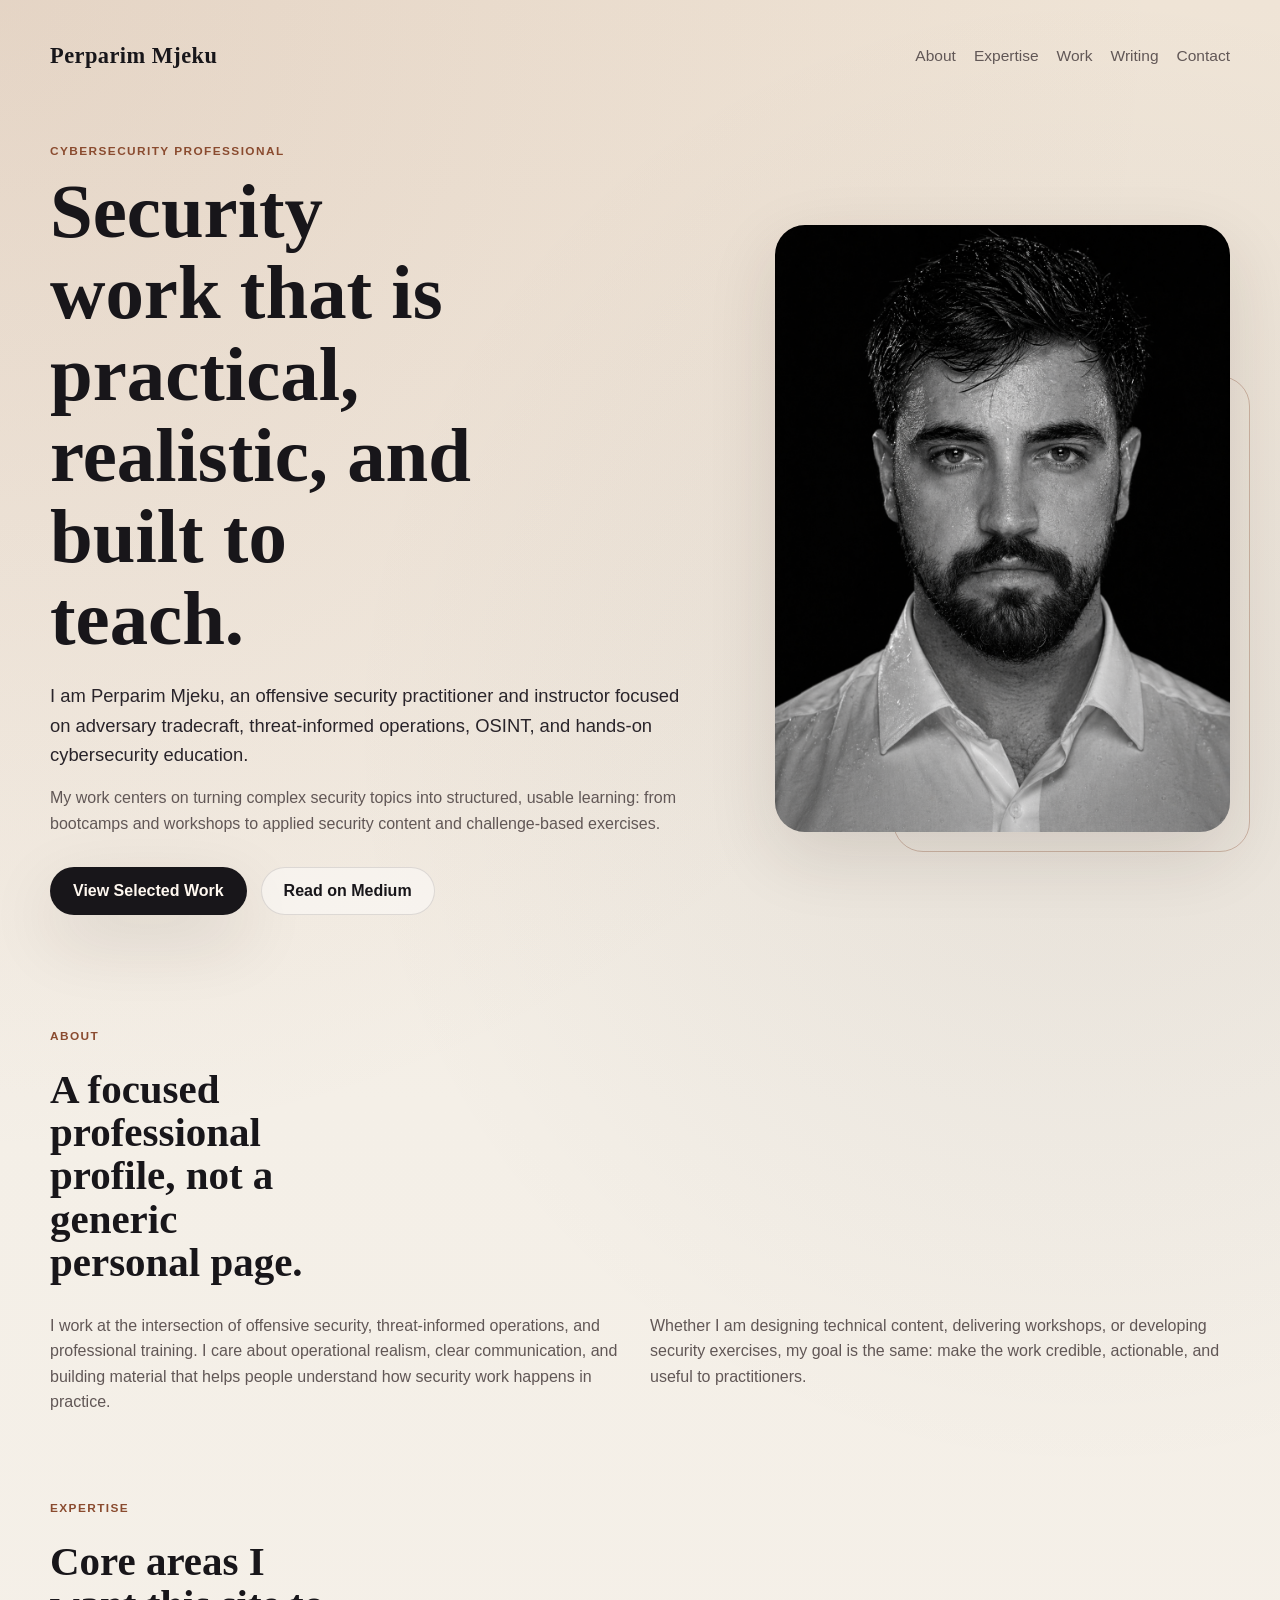
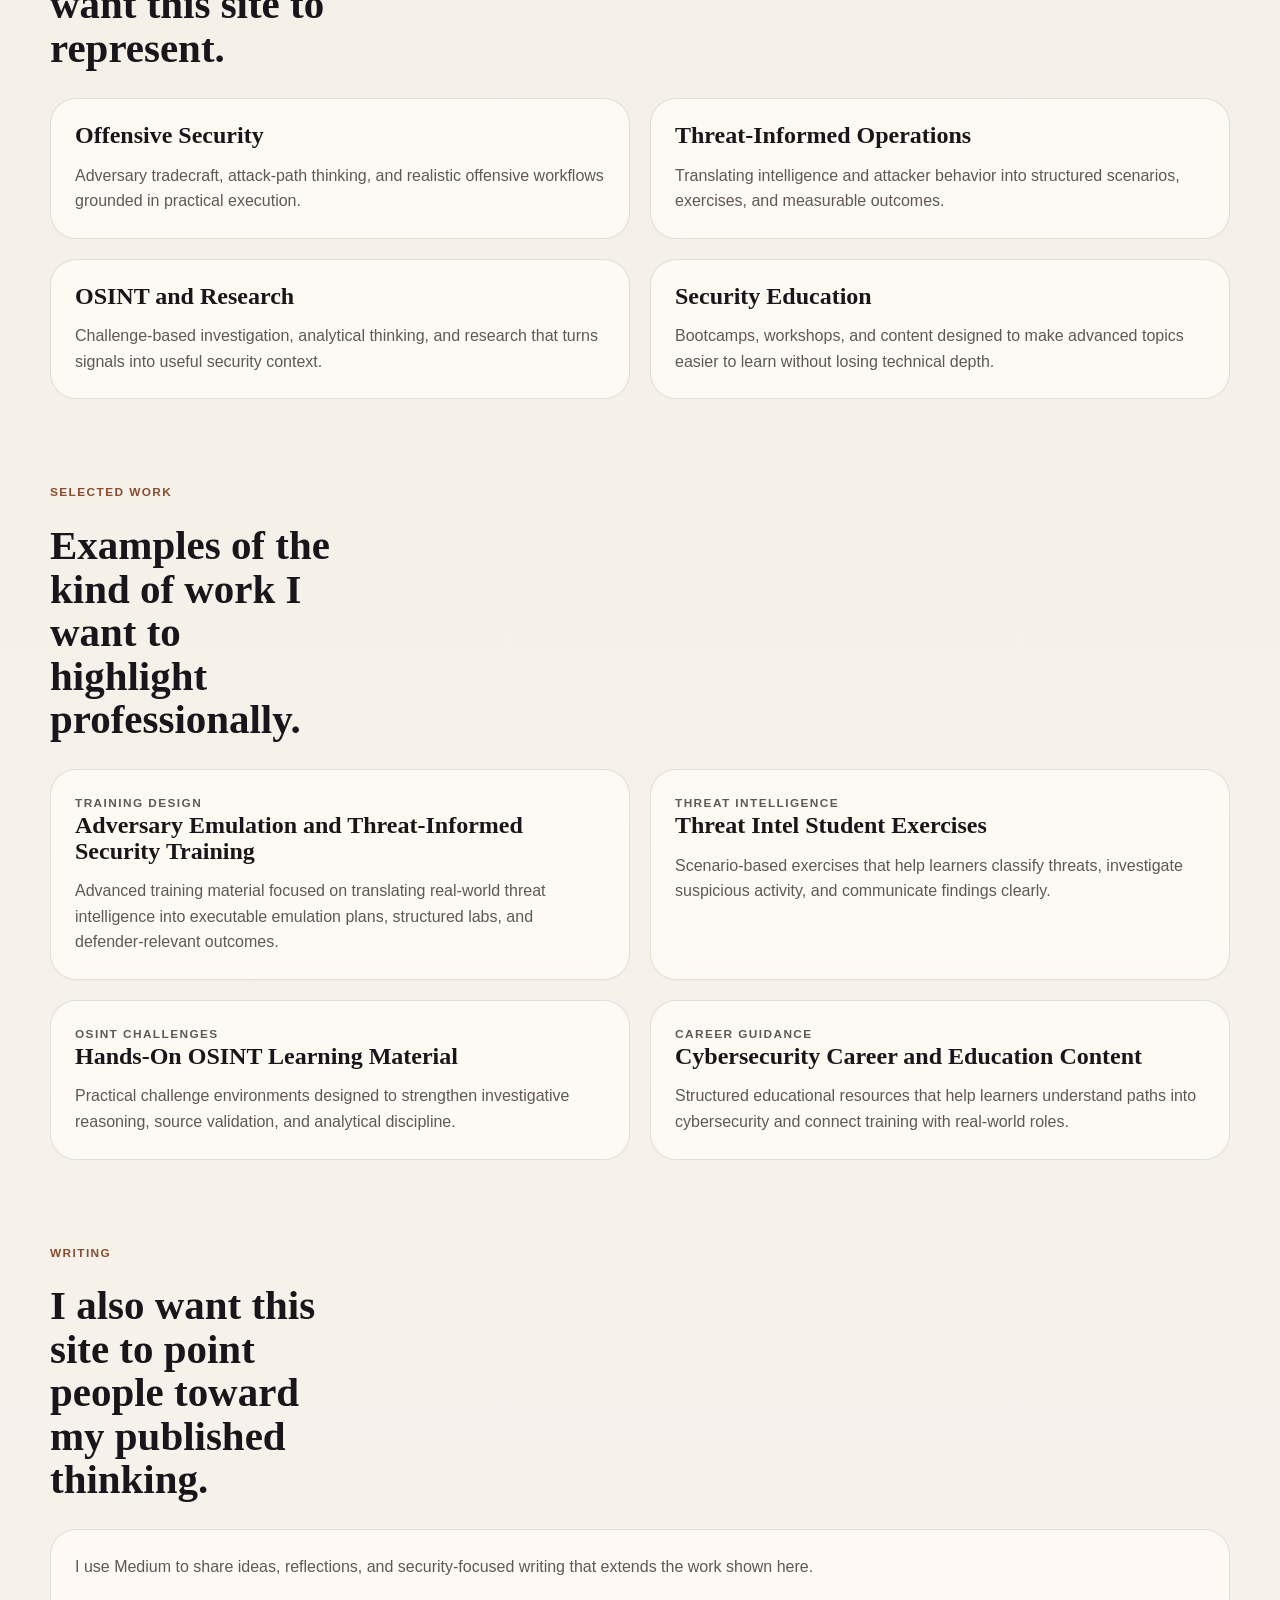
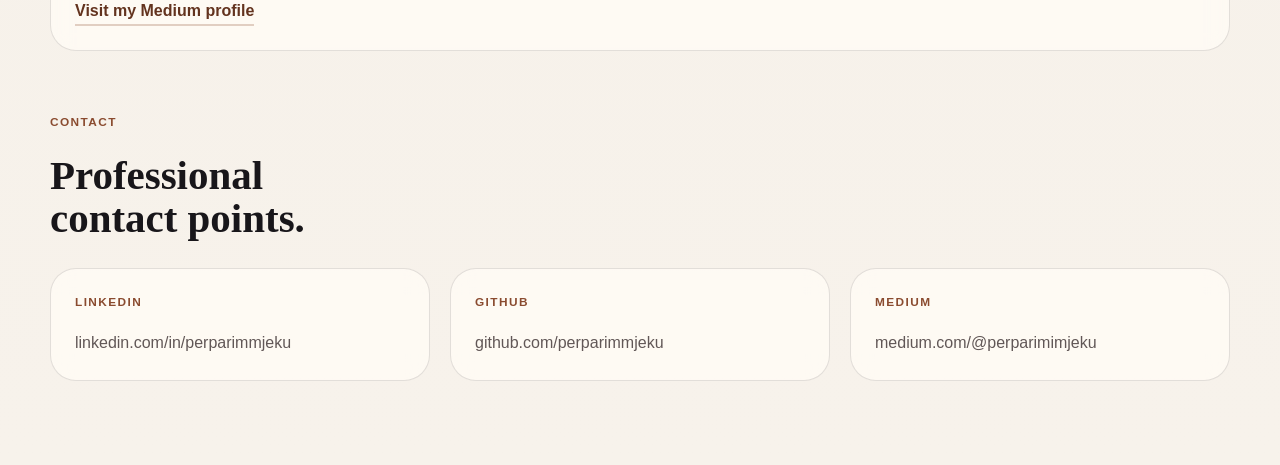
<file: index.html>
<!DOCTYPE html>
<html lang="en">
<head>
  <meta charset="UTF-8">
  <meta name="viewport" content="width=device-width, initial-scale=1.0">
  <title>Perparim Mjeku | Cybersecurity Professional</title>
  <meta
    name="description"
    content="Perparim Mjeku is a cybersecurity practitioner and instructor focused on offensive security, adversary tradecraft, threat-informed operations, and hands-on security education."
  >
  <link rel="stylesheet" href="style.css">
</head>
<body>
  <div class="page-shell">
    <header class="site-header">
      <a class="wordmark" href="#top">Perparim Mjeku</a>
      <nav class="site-nav" aria-label="Primary">
        <a href="#about">About</a>
        <a href="#expertise">Expertise</a>
        <a href="#work">Work</a>
        <a href="#writing">Writing</a>
        <a href="#contact">Contact</a>
      </nav>
    </header>

    <main id="top">
      <section class="hero">
        <div class="hero-copy">
          <p class="eyebrow">Cybersecurity Professional</p>
          <h1>Security work that is practical, realistic, and built to teach.</h1>
          <p class="lead">
            I am Perparim Mjeku, an offensive security practitioner and instructor focused on
            adversary tradecraft, threat-informed operations, OSINT, and hands-on cybersecurity
            education.
          </p>
          <p class="supporting-copy">
            My work centers on turning complex security topics into structured, usable learning:
            from bootcamps and workshops to applied security content and challenge-based exercises.
          </p>
          <div class="hero-actions">
            <a class="button button-primary" href="#work">View Selected Work</a>
            <a class="button button-secondary" href="https://medium.com/@perparimimjeku" target="_blank" rel="noreferrer">Read on Medium</a>
          </div>
        </div>

        <div class="hero-photo-wrap">
          <img class="hero-photo" src="profile.png" alt="Portrait of Perparim Mjeku">
        </div>
      </section>

      <section class="section" id="about">
        <div class="section-heading">
          <p class="section-label">About</p>
          <h2>A focused professional profile, not a generic personal page.</h2>
        </div>
        <div class="about-grid">
          <p>
            I work at the intersection of offensive security, threat-informed operations, and
            professional training. I care about operational realism, clear communication, and
            building material that helps people understand how security work happens in practice.
          </p>
          <p>
            Whether I am designing technical content, delivering workshops, or developing security
            exercises, my goal is the same: make the work credible, actionable, and useful to
            practitioners.
          </p>
        </div>
      </section>

      <section class="section" id="expertise">
        <div class="section-heading">
          <p class="section-label">Expertise</p>
          <h2>Core areas I want this site to represent.</h2>
        </div>
        <div class="card-grid">
          <article class="card">
            <h3>Offensive Security</h3>
            <p>
              Adversary tradecraft, attack-path thinking, and realistic offensive workflows grounded
              in practical execution.
            </p>
          </article>
          <article class="card">
            <h3>Threat-Informed Operations</h3>
            <p>
              Translating intelligence and attacker behavior into structured scenarios, exercises,
              and measurable outcomes.
            </p>
          </article>
          <article class="card">
            <h3>OSINT and Research</h3>
            <p>
              Challenge-based investigation, analytical thinking, and research that turns signals
              into useful security context.
            </p>
          </article>
          <article class="card">
            <h3>Security Education</h3>
            <p>
              Bootcamps, workshops, and content designed to make advanced topics easier to learn
              without losing technical depth.
            </p>
          </article>
        </div>
      </section>

      <section class="section" id="work">
        <div class="section-heading">
          <p class="section-label">Selected Work</p>
          <h2>Examples of the kind of work I want to highlight professionally.</h2>
        </div>
        <div class="feature-list">
          <article class="feature">
            <p class="feature-tag">Training Design</p>
            <h3>Adversary Emulation and Threat-Informed Security Training</h3>
            <p>
              Advanced training material focused on translating real-world threat intelligence into
              executable emulation plans, structured labs, and defender-relevant outcomes.
            </p>
          </article>
          <article class="feature">
            <p class="feature-tag">Threat Intelligence</p>
            <h3>Threat Intel Student Exercises</h3>
            <p>
              Scenario-based exercises that help learners classify threats, investigate suspicious
              activity, and communicate findings clearly.
            </p>
          </article>
          <article class="feature">
            <p class="feature-tag">OSINT Challenges</p>
            <h3>Hands-On OSINT Learning Material</h3>
            <p>
              Practical challenge environments designed to strengthen investigative reasoning,
              source validation, and analytical discipline.
            </p>
          </article>
          <article class="feature">
            <p class="feature-tag">Career Guidance</p>
            <h3>Cybersecurity Career and Education Content</h3>
            <p>
              Structured educational resources that help learners understand paths into
              cybersecurity and connect training with real-world roles.
            </p>
          </article>
        </div>
      </section>

      <section class="section writing-section" id="writing">
        <div class="section-heading">
          <p class="section-label">Writing</p>
          <h2>I also want this site to point people toward my published thinking.</h2>
        </div>
        <div class="writing-panel">
          <p>
            I use Medium to share ideas, reflections, and security-focused writing that extends the
            work shown here.
          </p>
          <a class="text-link" href="https://medium.com/@perparimimjeku" target="_blank" rel="noreferrer">
            Visit my Medium profile
          </a>
        </div>
      </section>

      <section class="section contact-section" id="contact">
        <div class="section-heading">
          <p class="section-label">Contact</p>
          <h2>Professional contact points.</h2>
        </div>
        <div class="contact-grid">
          <a class="contact-card" href="https://www.linkedin.com/in/perparimmjeku/" target="_blank" rel="noreferrer">
            <span class="contact-label">LinkedIn</span>
            <span class="contact-value">linkedin.com/in/perparimmjeku</span>
          </a>
          <a class="contact-card" href="https://github.com/perparimmjeku" target="_blank" rel="noreferrer">
            <span class="contact-label">GitHub</span>
            <span class="contact-value">github.com/perparimmjeku</span>
          </a>
          <a class="contact-card" href="https://medium.com/@perparimimjeku" target="_blank" rel="noreferrer">
            <span class="contact-label">Medium</span>
            <span class="contact-value">medium.com/@perparimimjeku</span>
          </a>
        </div>
      </section>
    </main>
  </div>
</body>
</html>
</file>
<file: style.css>
:root {
  --bg: #f4efe7;
  --bg-soft: #fbf8f2;
  --panel: rgba(255, 252, 246, 0.8);
  --ink: #18161a;
  --muted: #615756;
  --line: rgba(24, 22, 26, 0.12);
  --accent: #8a4b2f;
  --accent-deep: #63331e;
  --shadow: 0 24px 70px rgba(49, 35, 25, 0.12);
}

* {
  box-sizing: border-box;
}

html {
  scroll-behavior: smooth;
}

body {
  margin: 0;
  color: var(--ink);
  background:
    radial-gradient(circle at top left, rgba(138, 75, 47, 0.10), transparent 30%),
    radial-gradient(circle at 85% 20%, rgba(24, 22, 26, 0.06), transparent 24%),
    linear-gradient(180deg, #efe4d6 0%, var(--bg) 30%, #f7f2eb 100%);
  font-family: "Avenir Next", "Segoe UI", "Helvetica Neue", sans-serif;
  line-height: 1.6;
}

a {
  color: inherit;
  text-decoration: none;
}

img {
  display: block;
  max-width: 100%;
}

.page-shell {
  width: min(1180px, calc(100% - 40px));
  margin: 0 auto;
  padding: 24px 0 64px;
}

.site-header {
  display: flex;
  align-items: center;
  justify-content: space-between;
  gap: 20px;
  padding: 14px 0 24px;
}

.wordmark {
  font-family: "Iowan Old Style", "Palatino Linotype", "Book Antiqua", Georgia, serif;
  font-size: 1.4rem;
  font-weight: 700;
  letter-spacing: 0.02em;
}

.site-nav {
  display: flex;
  flex-wrap: wrap;
  gap: 18px;
}

.site-nav a {
  color: var(--muted);
  font-size: 0.97rem;
}

.hero {
  display: grid;
  grid-template-columns: 1.2fr 0.8fr;
  gap: 42px;
  align-items: center;
  padding: 44px 0 70px;
}

.eyebrow,
.section-label,
.feature-tag,
.contact-label {
  margin: 0 0 10px;
  color: var(--accent);
  text-transform: uppercase;
  letter-spacing: 0.12em;
  font-size: 0.74rem;
  font-weight: 700;
}

h1,
h2,
h3 {
  margin: 0;
  font-family: "Iowan Old Style", "Palatino Linotype", "Book Antiqua", Georgia, serif;
  line-height: 1.06;
}

h1 {
  max-width: 11ch;
  font-size: clamp(3rem, 6vw, 5.6rem);
  margin-bottom: 22px;
}

h2 {
  max-width: 14ch;
  font-size: clamp(2rem, 3.2vw, 3.2rem);
}

h3 {
  font-size: 1.5rem;
  margin-bottom: 14px;
}

.lead {
  max-width: 62ch;
  font-size: 1.15rem;
  color: #29242a;
  margin: 0 0 16px;
}

.supporting-copy,
.card p,
.feature p,
.about-grid p,
.writing-panel p,
.contact-value {
  color: var(--muted);
  margin: 0;
}

.hero-actions {
  display: flex;
  flex-wrap: wrap;
  gap: 14px;
  margin-top: 30px;
}

.button {
  display: inline-flex;
  align-items: center;
  justify-content: center;
  min-height: 48px;
  padding: 0 22px;
  border-radius: 999px;
  border: 1px solid transparent;
  font-weight: 600;
}

.button-primary {
  background: var(--ink);
  color: #fff8f0;
  box-shadow: var(--shadow);
}

.button-secondary {
  border-color: var(--line);
  background: rgba(255, 255, 255, 0.45);
}

.hero-photo-wrap {
  position: relative;
}

.hero-photo-wrap::before {
  content: "";
  position: absolute;
  inset: auto -20px -20px auto;
  width: 78%;
  height: 78%;
  border: 1px solid rgba(138, 75, 47, 0.32);
  border-radius: 30px;
}

.hero-photo {
  position: relative;
  border-radius: 30px;
  box-shadow: var(--shadow);
  min-height: 560px;
  object-fit: cover;
  background: #d8d0c7;
}

.section {
  padding: 42px 0;
}

.section-heading {
  display: grid;
  gap: 12px;
  margin-bottom: 28px;
}

.about-grid,
.card-grid,
.feature-list,
.contact-grid {
  display: grid;
  gap: 20px;
}

.about-grid {
  grid-template-columns: repeat(2, minmax(0, 1fr));
}

.card-grid {
  grid-template-columns: repeat(2, minmax(0, 1fr));
}

.card,
.feature,
.writing-panel,
.contact-card {
  background: var(--panel);
  border: 1px solid var(--line);
  border-radius: 26px;
  backdrop-filter: blur(10px);
}

.card,
.feature,
.writing-panel,
.contact-card {
  padding: 24px;
}

.feature-list {
  grid-template-columns: repeat(2, minmax(0, 1fr));
}

.writing-section,
.contact-section {
  padding-bottom: 20px;
}

.writing-panel {
  display: grid;
  gap: 18px;
}

.text-link {
  width: fit-content;
  font-weight: 700;
  color: var(--accent-deep);
  border-bottom: 2px solid rgba(138, 75, 47, 0.25);
}

.contact-grid {
  grid-template-columns: repeat(3, minmax(0, 1fr));
}

.contact-card {
  display: grid;
  gap: 8px;
  transition: transform 180ms ease, border-color 180ms ease, background 180ms ease;
}

.contact-card:hover,
.contact-card:focus-visible {
  transform: translateY(-4px);
  border-color: rgba(138, 75, 47, 0.4);
  background: rgba(255, 252, 246, 0.95);
}

@media (max-width: 960px) {
  .hero,
  .about-grid,
  .card-grid,
  .feature-list,
  .contact-grid {
    grid-template-columns: 1fr;
  }

  .hero {
    padding-top: 18px;
  }

  h1 {
    max-width: 12ch;
  }

  h2 {
    max-width: 16ch;
  }
}

@media (max-width: 700px) {
  .page-shell {
    width: min(100% - 28px, 1180px);
    padding-top: 16px;
  }

  .site-header {
    flex-direction: column;
    align-items: flex-start;
  }

  .site-nav {
    gap: 12px 16px;
  }

  .hero {
    gap: 28px;
    padding-bottom: 48px;
  }

  .hero-photo {
    min-height: auto;
  }
}
</file>
